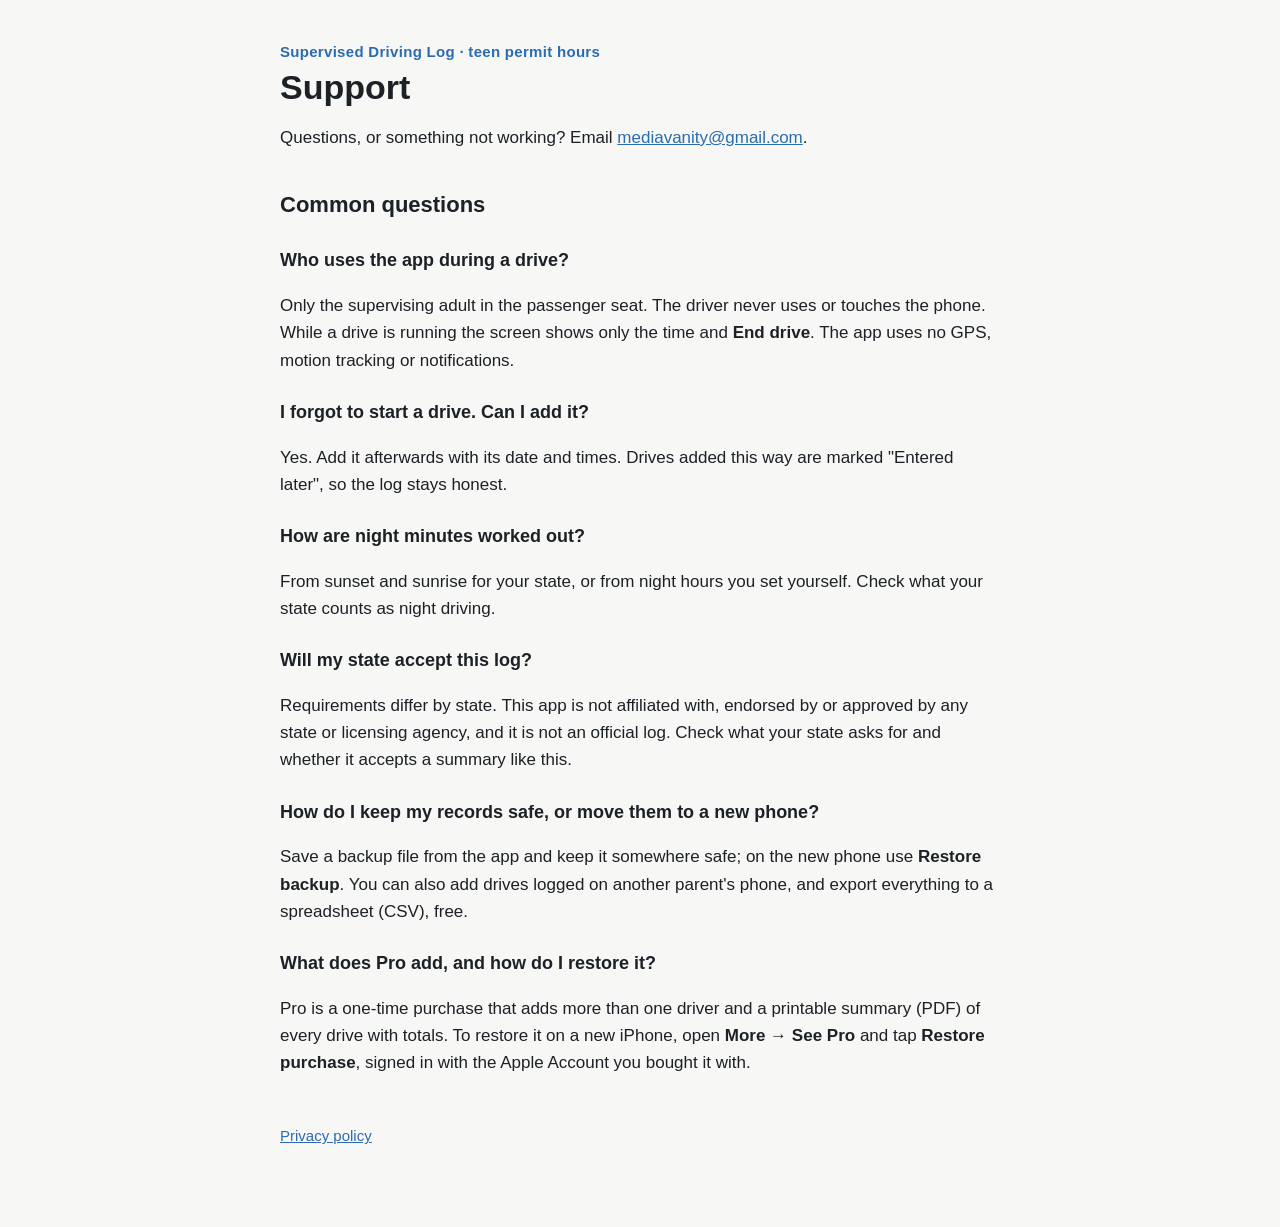
<file: index.html>
<!DOCTYPE html>
<html lang="en">
<head>
<meta charset="utf-8">
<meta name="viewport" content="width=device-width, initial-scale=1">
<title>Supervised Driving Log Support</title>
<meta name="description" content="Help and contact for Supervised Driving Log, a log of a teen driver's supervised practice hours for parents, on iPhone.">
<link rel="stylesheet" href="style.css">
</head>
<body>
<main>
<p class="eyebrow">Supervised Driving Log · teen permit hours</p>
<h1>Support</h1>
<p>Questions, or something not working? Email <a href="mailto:mediavanity@gmail.com?subject=Supervised%20Driving%20Log%20support">mediavanity@gmail.com</a>.</p>

<h2>Common questions</h2>
<h3>Who uses the app during a drive?</h3>
<p>Only the supervising adult in the passenger seat. The driver never uses or touches the phone. While a drive is running the screen shows only the time and <b>End drive</b>. The app uses no GPS, motion tracking or notifications.</p>
<h3>I forgot to start a drive. Can I add it?</h3>
<p>Yes. Add it afterwards with its date and times. Drives added this way are marked "Entered later", so the log stays honest.</p>
<h3>How are night minutes worked out?</h3>
<p>From sunset and sunrise for your state, or from night hours you set yourself. Check what your state counts as night driving.</p>
<h3>Will my state accept this log?</h3>
<p>Requirements differ by state. This app is not affiliated with, endorsed by or approved by any state or licensing agency, and it is not an official log. Check what your state asks for and whether it accepts a summary like this.</p>
<h3>How do I keep my records safe, or move them to a new phone?</h3>
<p>Save a backup file from the app and keep it somewhere safe; on the new phone use <b>Restore backup</b>. You can also add drives logged on another parent's phone, and export everything to a spreadsheet (CSV), free.</p>
<h3>What does Pro add, and how do I restore it?</h3>
<p>Pro is a one-time purchase that adds more than one driver and a printable summary (PDF) of every drive with totals. To restore it on a new iPhone, open <b>More</b> &rarr; <b>See Pro</b> and tap <b>Restore purchase</b>, signed in with the Apple Account you bought it with.</p>

<p class="foot"><a href="privacy.html">Privacy policy</a></p>
</main>
</body>
</html>
</file>
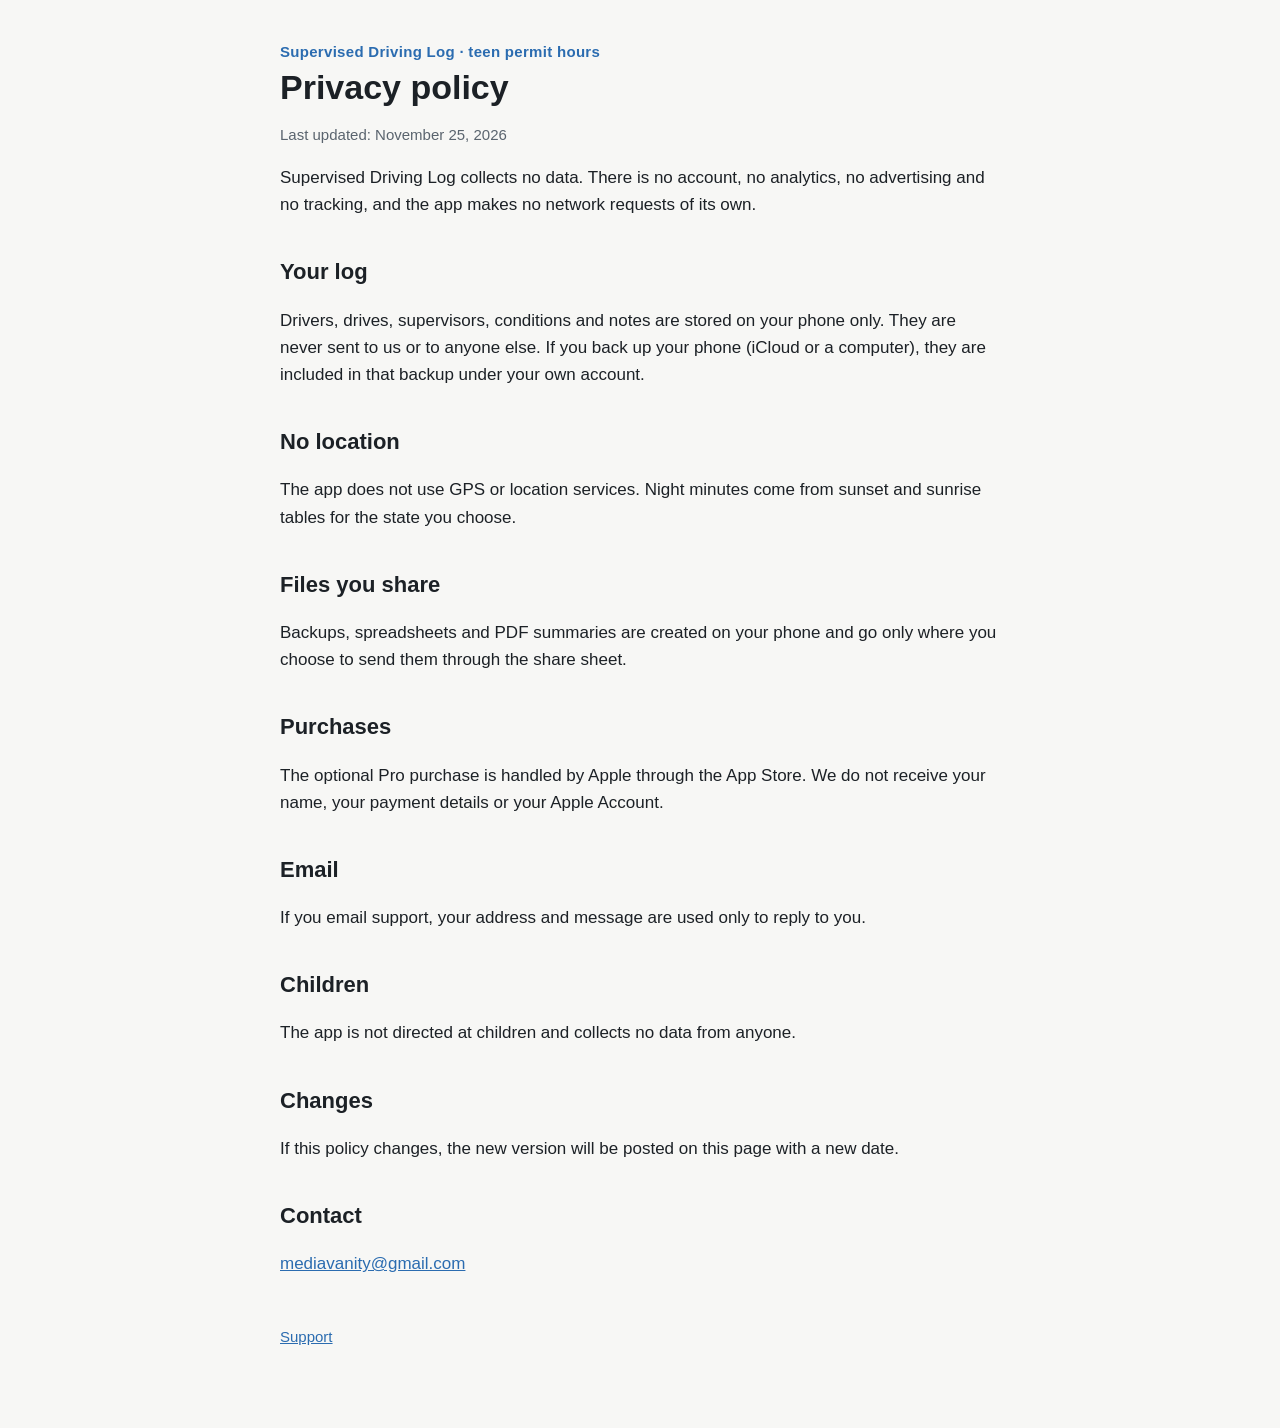
<file: privacy.html>
<!DOCTYPE html>
<html lang="en">
<head>
<meta charset="utf-8">
<meta name="viewport" content="width=device-width, initial-scale=1">
<title>Supervised Driving Log Privacy Policy</title>
<link rel="stylesheet" href="style.css">
</head>
<body>
<main>
<p class="eyebrow">Supervised Driving Log · teen permit hours</p>
<h1>Privacy policy</h1>
<p class="date">Last updated: November 25, 2026</p>

<p>Supervised Driving Log collects no data. There is no account, no analytics, no advertising and no tracking, and the app makes no network requests of its own.</p>

<h2>Your log</h2>
<p>Drivers, drives, supervisors, conditions and notes are stored on your phone only. They are never sent to us or to anyone else. If you back up your phone (iCloud or a computer), they are included in that backup under your own account.</p>
<h2>No location</h2>
<p>The app does not use GPS or location services. Night minutes come from sunset and sunrise tables for the state you choose.</p>
<h2>Files you share</h2>
<p>Backups, spreadsheets and PDF summaries are created on your phone and go only where you choose to send them through the share sheet.</p>

<h2>Purchases</h2>
<p>The optional Pro purchase is handled by Apple through the App Store. We do not receive your name, your payment details or your Apple Account.</p>

<h2>Email</h2>
<p>If you email support, your address and message are used only to reply to you.</p>

<h2>Children</h2>
<p>The app is not directed at children and collects no data from anyone.</p>

<h2>Changes</h2>
<p>If this policy changes, the new version will be posted on this page with a new date.</p>

<h2>Contact</h2>
<p><a href="mailto:mediavanity@gmail.com">mediavanity@gmail.com</a></p>

<p class="foot"><a href="index.html">Support</a></p>
</main>
</body>
</html>
</file>
<file: style.css>
:root{color-scheme:light dark;--bg:#f7f7f5;--ink:#1c2126;--soft:#5a646e;--accent:#2b6cb0}
@media (prefers-color-scheme:dark){:root{--bg:#121518;--ink:#e8ecef;--soft:#a3adb6}}
html{background:var(--bg)}body{margin:0;font:17px/1.6 -apple-system,BlinkMacSystemFont,"Segoe UI",Roboto,sans-serif;color:var(--ink);background:var(--bg)}
main{max-width:720px;margin:0 auto;padding:40px 20px 64px}
.eyebrow{margin:0 0 4px;color:var(--accent);font-weight:600;font-size:15px;letter-spacing:.02em}
h1{margin:0 0 16px;font-size:34px;line-height:1.15}h2{margin:36px 0 8px;font-size:22px}h3{margin:24px 0 4px;font-size:18px}
p,li{color:var(--ink)}a{color:var(--accent)}.date,.foot{color:var(--soft);font-size:15px}.foot{margin-top:48px}
</file>
